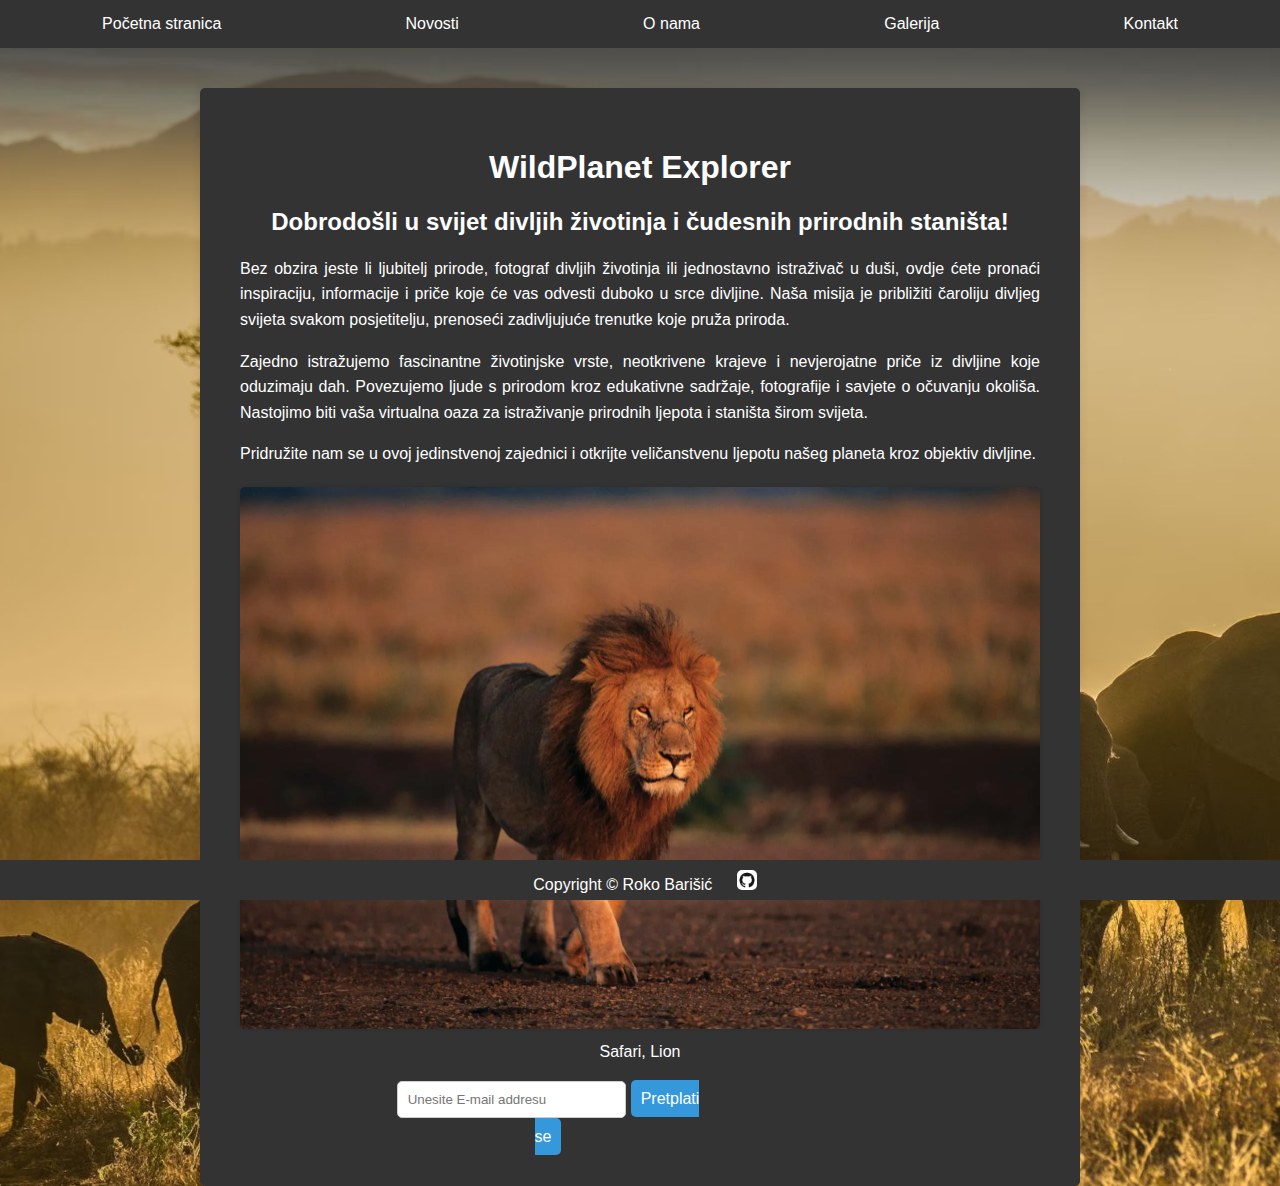
<file: index.html>
<!DOCTYPE html>
<html lang="hr">

<head>
  <meta charset="UTF-8">
  <meta name="viewport" content="width=device-width, initial-scale=1">
  <title>WildPlanet Explorer</title>
  <link rel="stylesheet" href="styles.css">
  <link rel="shortcut icon" type="images/png" href="images/logo.ico">
  <meta name="author" content="Roko Barišić">
</head>

<body>
  <header>
    <nav>
      <a href="index.html">Početna stranica</a>
      <a href="novosti.html">Novosti</a>
      <a href="onama.html">O nama</a>
      <a href="galerija.html">Galerija</a>
      <a href="kontakt.html">Kontakt</a>
    </nav>
  </header>

  <section class="main-section">
    <div class="content-container">
      <div class="title">
        <h1>WildPlanet Explorer</h1>
      </div>
      <div class="subtitle">
        <h2>Dobrodošli u svijet divljih životinja i čudesnih prirodnih staništa!</h2>
      </div>
      <p class="description">Bez obzira jeste li ljubitelj prirode, fotograf divljih životinja ili jednostavno istraživač u duši, ovdje ćete pronaći inspiraciju, informacije i priče koje će vas odvesti duboko u srce divljine. Naša misija je približiti čaroliju divljeg svijeta svakom posjetitelju, prenoseći zadivljujuće trenutke koje pruža priroda.</p>
      <p class="description">Zajedno istražujemo fascinantne životinjske vrste, neotkrivene krajeve i nevjerojatne priče iz divljine koje oduzimaju dah. Povezujemo ljude s prirodom kroz edukativne sadržaje, fotografije i savjete o očuvanju okoliša. Nastojimo biti vaša virtualna oaza za istraživanje prirodnih ljepota i staništa širom svijeta.</p>
      <p class="description">Pridružite nam se u ovoj jedinstvenoj zajednici i otkrijte veličanstvenu ljepotu našeg planeta kroz objektiv divljine.</p>

      <figure class="image-container">
        <img src="images/lion.png" alt="Safari">
        <figcaption>Safari, Lion</figcaption>
      </figure>

      <div class="subscription">
        <div class="input-container">
          <input type="text" class="email-input" placeholder="Unesite E-mail addresu">
          <label for="click" class="subscribe-btn" onclick="subscribe()">Pretplati se</label>
        </div>
      </div>
    </div>
  </section>

  <footer>
    <p>Copyright © Roko Barišić
      <a href="https://github.com/rbarisic99/projekt" target="_blank" rel="noopener noreferrer">
        <img src="images/GitHub.png" alt="GitHub"></a>
    </p>
  </footer>

  <script>
    function subscribe() {
      var email = document.getElementsByClassName('email-input')[0].value;
      if (email){
        alert("Uspješno ste se pretplatili!\nBit ćete preusmjereni na stranicu O nama.");
        window.location.href = "onama.html";
      }
      else
      alert("Za pretplatu je potrebno unijeti email adresu!");
      
    }
  </script>
</body>

</html>
</file>
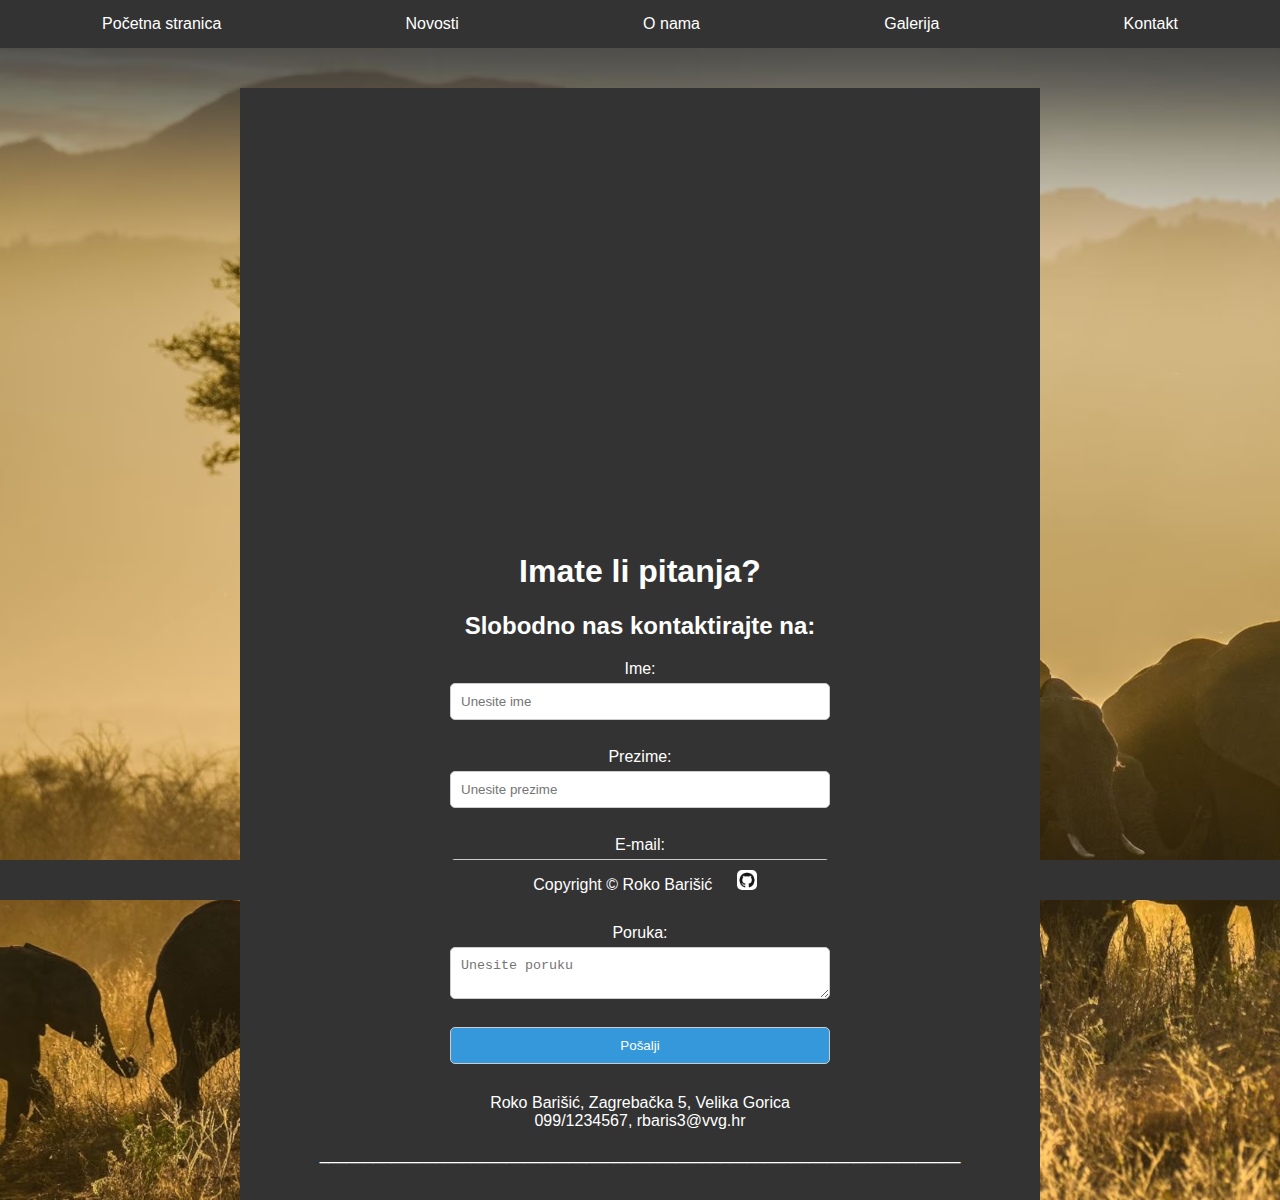
<file: kontakt.html>
<!DOCTYPE html>
<html lang="hr">
<head>
    <meta charset="UTF-8">
    <meta name="viewport" content="width=device-width, initial-scale=1">
    <title>WildPlanet Explorer</title>
    <link rel="stylesheet" href="styles.css">
    <link rel="shortcut icon" type="images/png" href="images/logo.ico">
    <meta http-equiv="content-type" content="text/html; charset=UTF-8">
    <meta name="author" content="Roko Barišić">
    <meta name="viewport" content="width=device-width, initial-scale=1">
    <meta name="keywords" content="IT">
</head>

<body>
    <header>
        <nav>
          <a href="index.html">Početna stranica</a>
          <a href="novosti.html">Novosti</a>
          <a href="onama.html">O nama</a>
          <a href="galerija.html">Galerija</a>
          <a href="kontakt.html">Kontakt</a>
        </nav>
    </header>

    <div class="contact-container">
        <div>
          <iframe src="https://www.google.com/maps/embed?pb=!1m14!1m8!1m3!1d22287.22446200521!2d16.0749011!3d45.7129816!3m2!1i1024!2i768!4f13.1!3m3!1m2!1s0x47667e543ebb2c65%3A0xe159703d90972cf3!2sVeleu%C4%8Dili%C5%A1te%20Velika%20Gorica!5e0!3m2!1shr!2shr" width="600" height="450" style="border:0;" allowfullscreen="" loading="lazy" referrerpolicy="no-referrer-when-downgrade"></iframe>
          <div>
            <h1>Imate li pitanja?</h1>
          </div>
          <div>
            <h2>Slobodno nas kontaktirajte na:</h2>
          </div>
          <form action="process_form.php" method="post">
            <label for="ime">Ime:</label>
            <input type="text" name="ime" required placeholder="Unesite ime">
            <br>
            <label for="prezime">Prezime:</label>
            <input type="text" name="prezime" required placeholder="Unesite prezime">
            <br>
            <label for="email">E-mail:</label>
            <input type="email" name="email" required placeholder="Unesite E-mail">
            <br>
            <label for="poruka">Poruka:</label>
            <textarea name="poruka" required placeholder="Unesite poruku"></textarea>
            <br>
            <input type="submit" value="Pošalji">
          </form>
          <div class="contact-info">
            <p>Roko Barišić, Zagrebačka 5, Velika Gorica<br>099/1234567, rbaris3@vvg.hr</p>
            <p>________________________________________________________________________ </p>
          </div>
        </div>
      </div>

      <footer>
        <p>Copyright © Roko Barišić
          <a href="https://github.com/rbarisic99/projekt" target="_blank" rel="noopener noreferrer">
            <img src="images/GitHub.png" alt="GitHub"></a>
        </p>
      </footer>
</body>
</html>
</file>
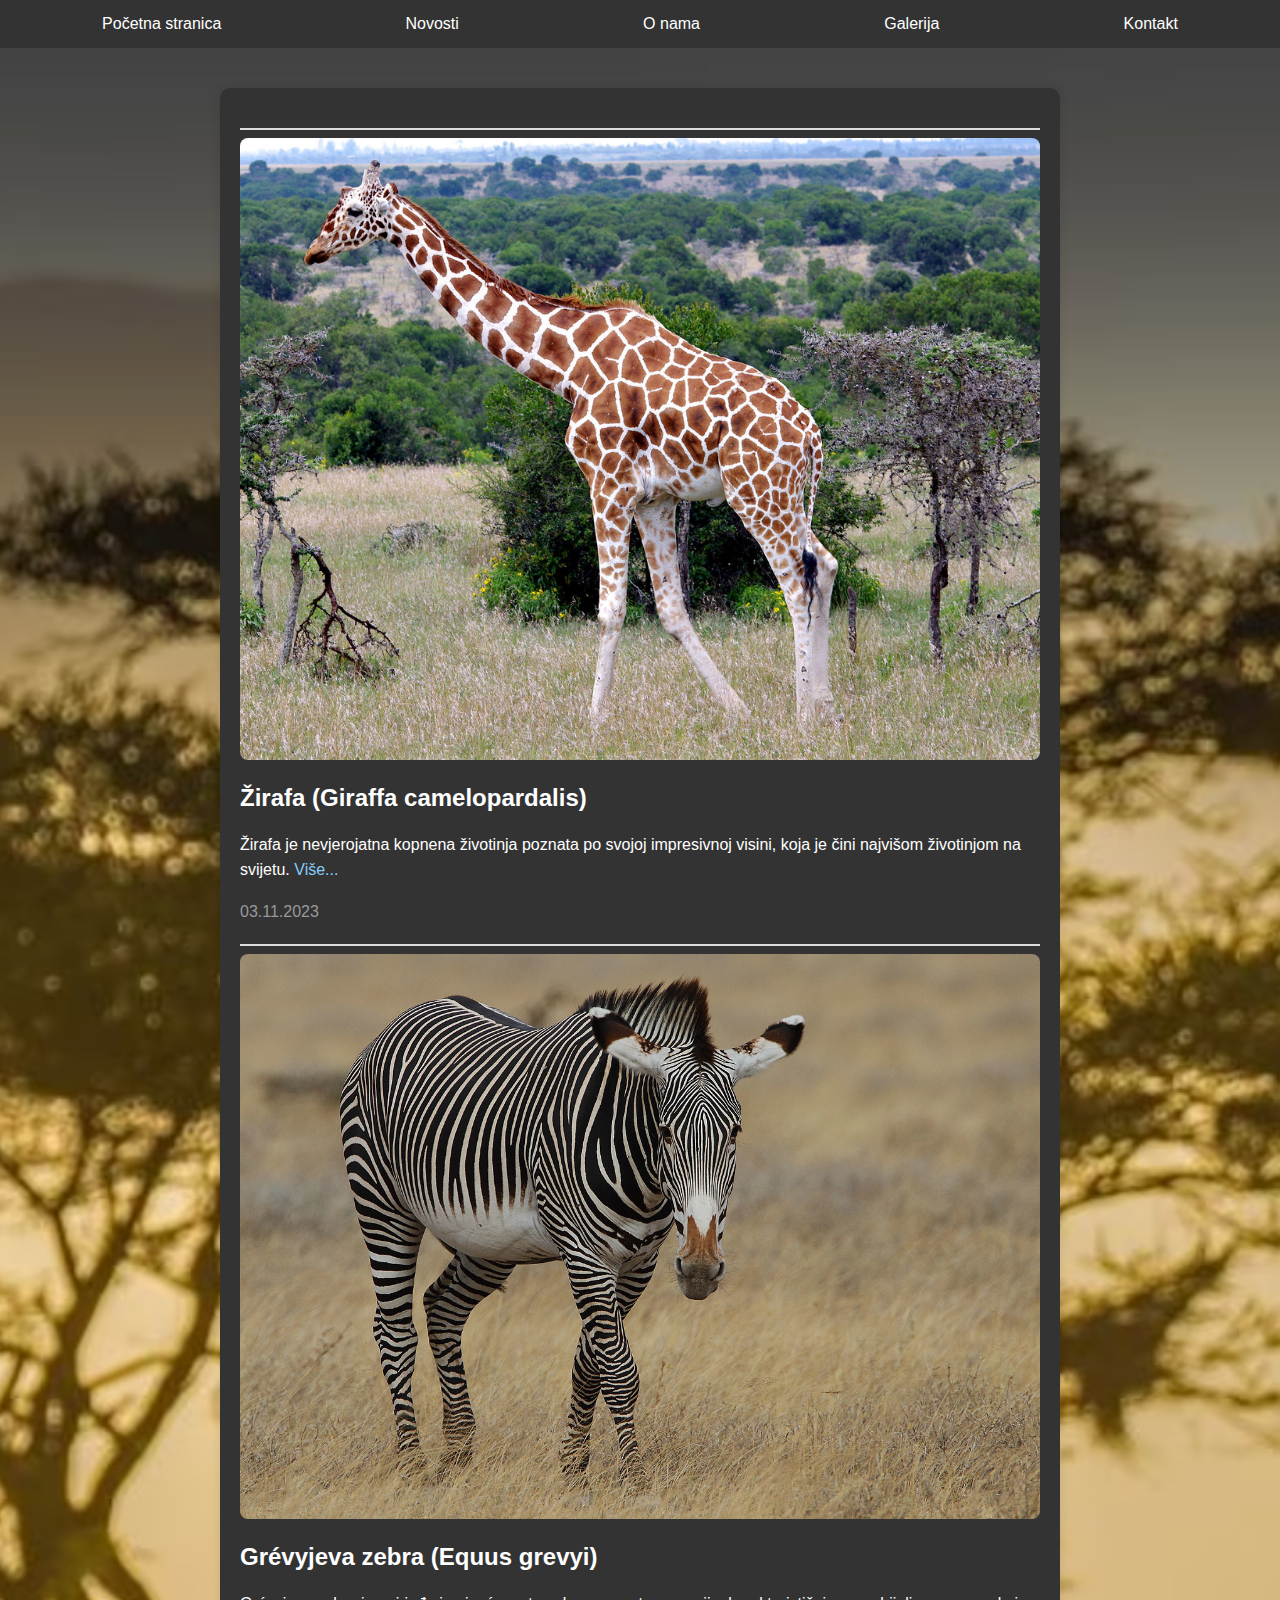
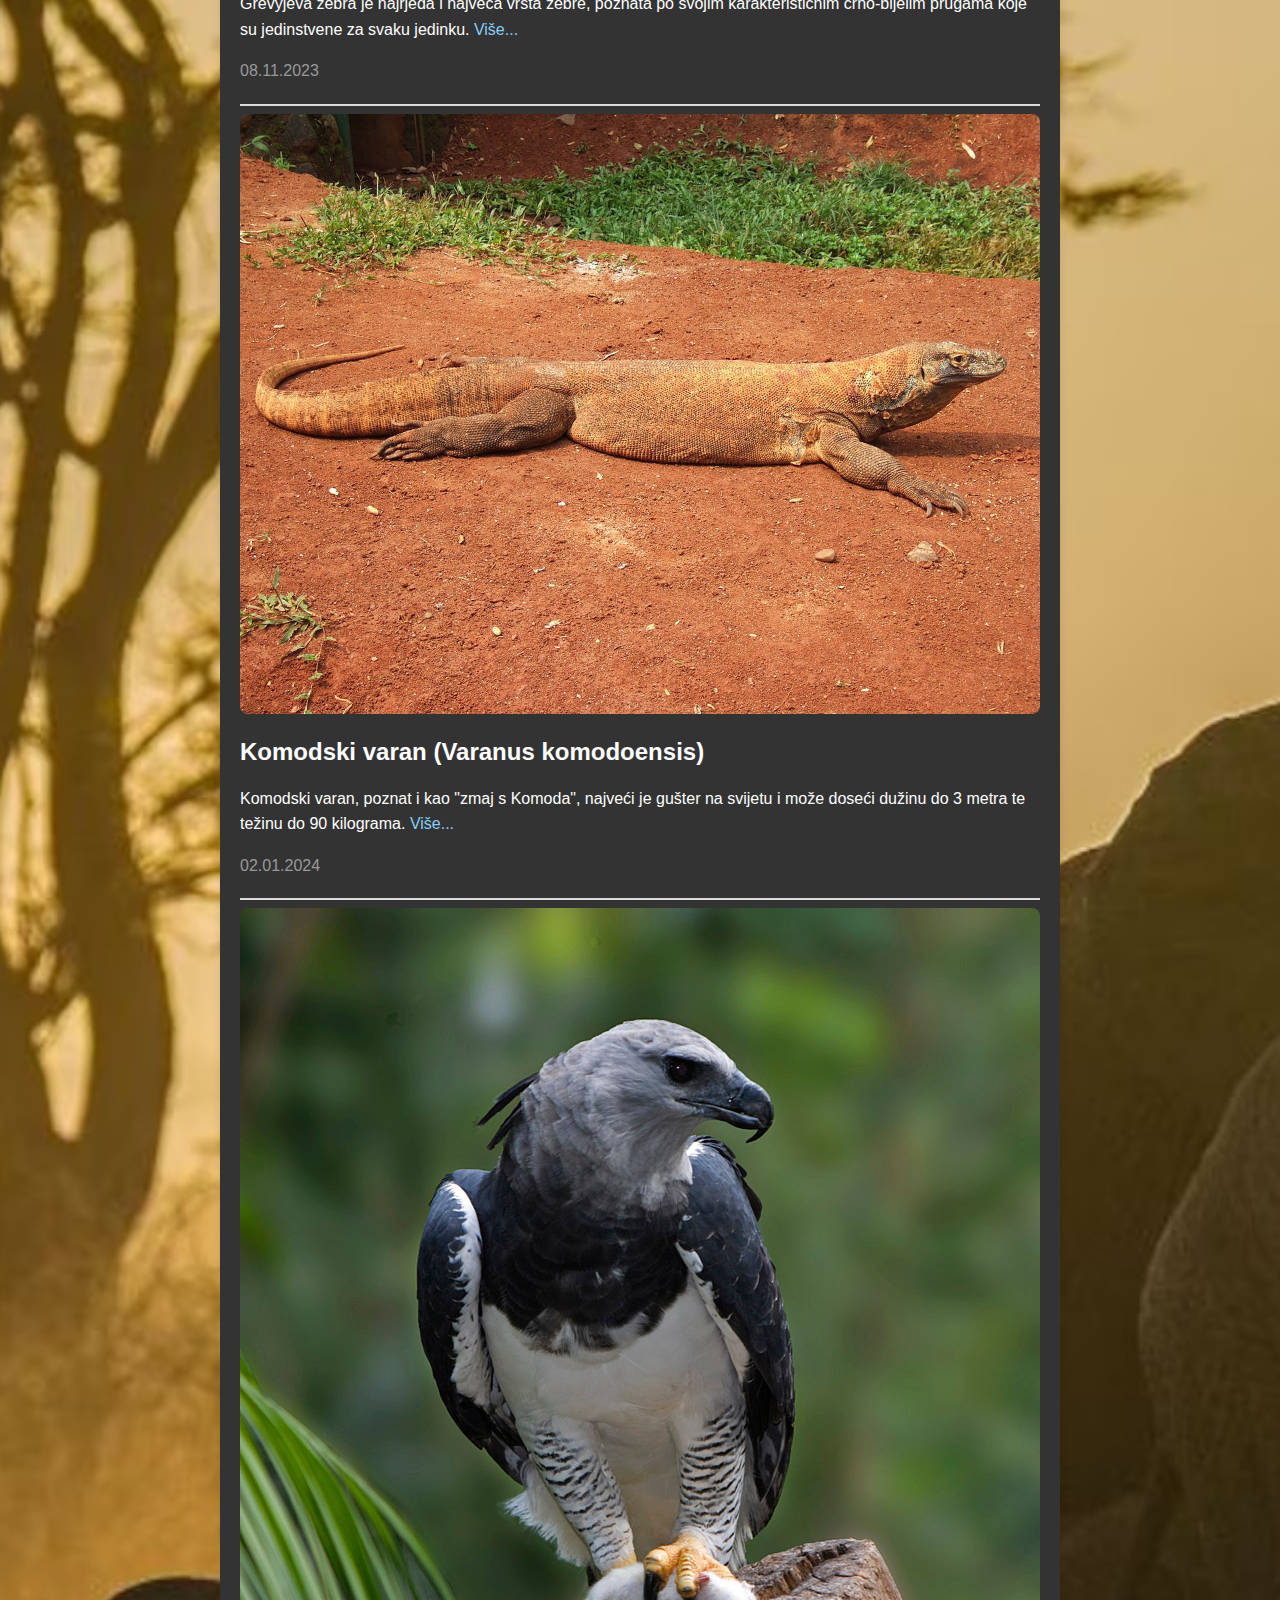
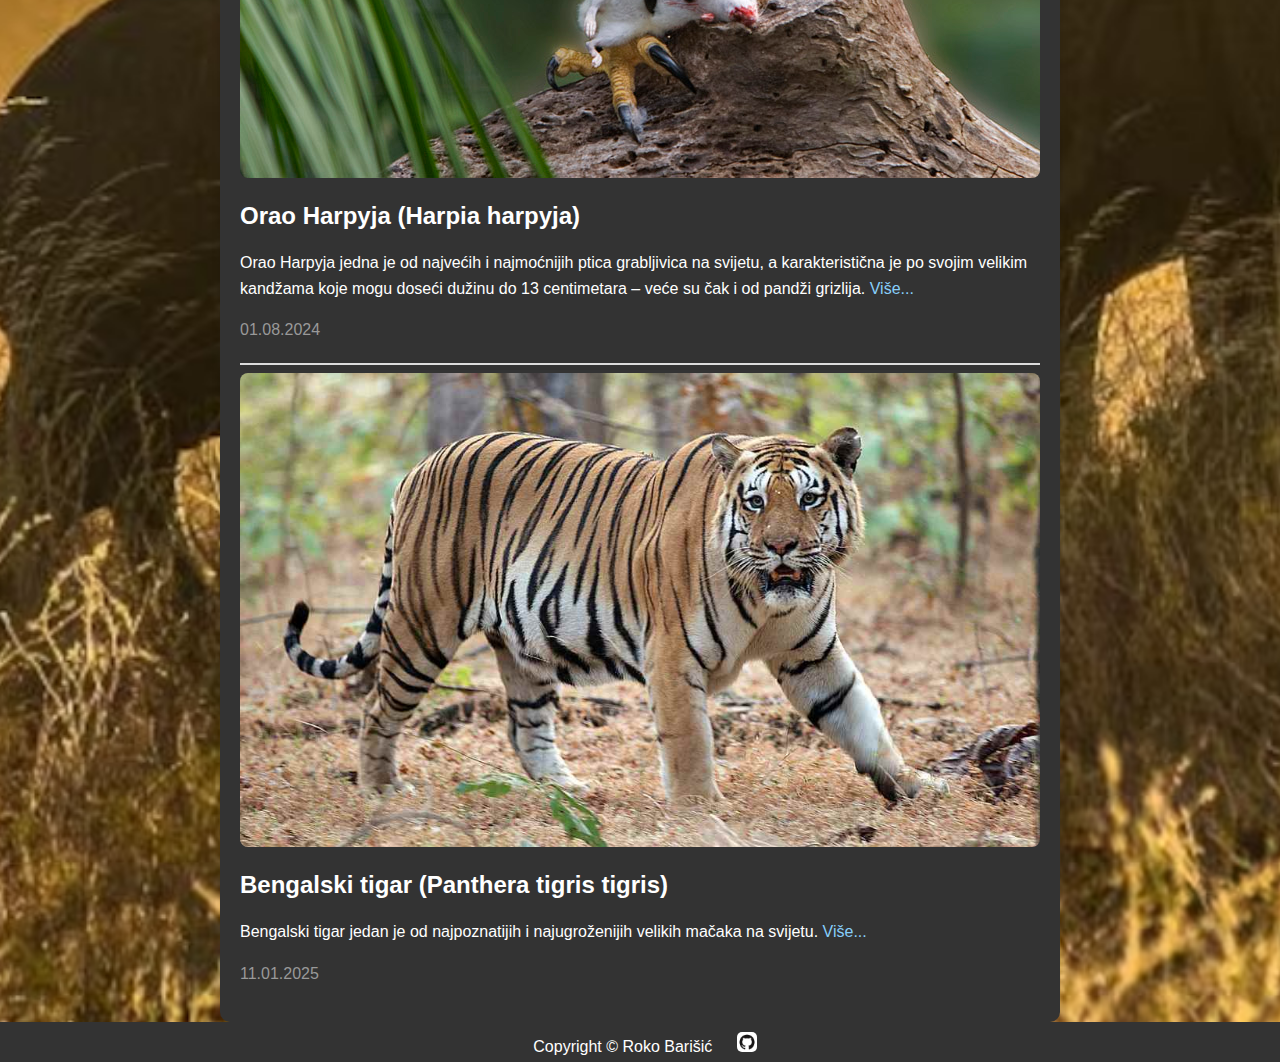
<file: novosti.html>
<!DOCTYPE html>
<html lang="hr">
<head>
    <title>WildPlanet Explorer</title>
    <link rel="stylesheet" href="styles.css">
    <link rel="shortcut icon" type="images/png" href="images/logo.ico">
    <meta http-equiv="content-type" content="text/html; charset=UTF-8">
    <meta name="author" content="Roko Barišić">
    <meta name="viewport" content="width=device-width, initial-scale=1">
    <meta name="keywords" content="IT">
</head>

<body>
    <header>
        <nav>
          <a href="index.html">Početna stranica</a>
          <a href="novosti.html">Novosti</a>
          <a href="onama.html">O nama</a>
          <a href="galerija.html">Galerija</a>
          <a href="kontakt.html">Kontakt</a>
        </nav>
    </header>
    
    <div class="destination-container">
        <div class="destination-item">
          <hr>
          <img class="thumbnail" img src="images/zirafa.png" alt="Žirafa">
          <h2>Žirafa (Giraffa camelopardalis)</h2>
          <p>Žirafa je nevjerojatna kopnena životinja poznata po svojoj impresivnoj visini, koja je čini najvišom životinjom na svijetu. <a href="novosti_1.html">Više...</a></p>
          <p><time datetime="2023-11-03">03.11.2023</time></p>
        </div>
    
        <div class="destination-item">
          <hr>
          <img class="thumbnail" img src="images/zebra.png" alt="Zebra">
          <h2>Grévyjeva zebra (Equus grevyi)</h2>
          <p>Grévyjeva zebra je najrjeđa i najveća vrsta zebre, poznata po svojim karakterističnim crno-bijelim prugama koje su jedinstvene za svaku jedinku. <a href="novosti_2.html">Više...</a></p>
          <p><time datetime="2023-11-08">08.11.2023</time></p>
        </div>
    
        <div class="destination-item">
          <hr>
          <img class="thumbnail" img src="images/varan.png" alt="Komodski varan">
          <h2>Komodski varan (Varanus komodoensis)</h2>
          <p>Komodski varan, poznat i kao "zmaj s Komoda", najveći je gušter na svijetu i može doseći dužinu do 3 metra te težinu do 90 kilograma. <a href="novosti_3.html">Više...</a></p>
          <p><time datetime="2024-01-02">02.01.2024</time></p>
        </div>
    
        <div class="destination-item">
          <hr>
          <img class="thumbnail" img src="images/orao.png" alt="Orao">
          <h2>Orao Harpyja (Harpia harpyja)</h2>
          <p>Orao Harpyja jedna je od najvećih i najmoćnijih ptica grabljivica na svijetu, a karakteristična je po svojim velikim kandžama koje mogu doseći dužinu do 13 centimetara – veće su čak i od pandži grizlija. <a href="novosti_4.html">Više...</a></p>
          <p><time datetime="2024-08-01">01.08.2024</time></p>
        </div>
    
        <div class="destination-item">
          <hr>
          <img class="thumbnail" img src="images/tigar.png" alt="Tigar">
          <h2>Bengalski tigar (Panthera tigris tigris)</h2>
          <p>Bengalski tigar jedan je od najpoznatijih i najugroženijih velikih mačaka na svijetu. <a href="novosti_5.html">Više...</a></p>
          <p><time datetime="2025-01-11">11.01.2025</time></p>
        </div>
      </div>

      <footer class="footer-novosti">
        <p>Copyright © Roko Barišić
          <a href="https://github.com/rbarisic99/projekt" target="_blank" rel="noopener noreferrer">
            <img src="images/GitHub.png" alt="GitHub"></a>
        </p>
      </footer>
</body>
</html>
</file>
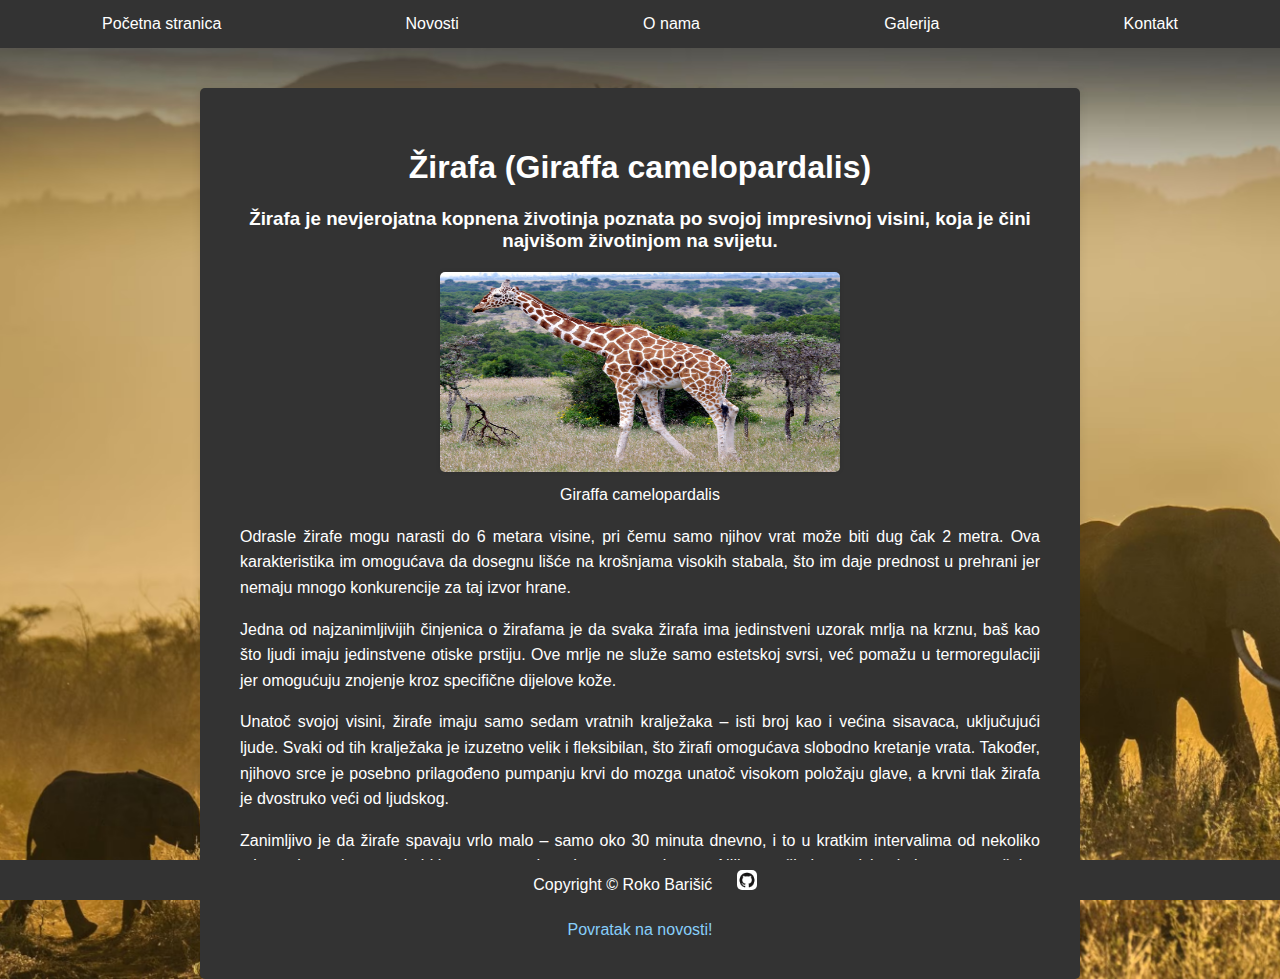
<file: novosti_1.html>
<!DOCTYPE html>
<html lang="hr">
<head>
    <title>WildPlanet Explorer</title>
    <link rel="stylesheet" href="styles.css">
    <link rel="shortcut icon" type="images/png" href="images/logo.ico">
    <meta http-equiv="content-type" content="text/html; charset=UTF-8">
    <meta name="author" content="Roko Barišić">
    <meta name="viewport" content="width=device-width, initial-scale=1">
    <meta name="keywords" content="IT">
</head>

<body>
    <header>
        <nav>
          <a href="index.html">Početna stranica</a>
          <a href="novosti.html">Novosti</a>
          <a href="onama.html">O nama</a>
          <a href="galerija.html">Galerija</a>
          <a href="kontakt.html">Kontakt</a>
        </nav>
    </header>

    <div class="content-container">
        <div>
            <div>
                <h1>Žirafa (Giraffa camelopardalis)</h1>
            </div>
            <div>
                <h3>Žirafa je nevjerojatna kopnena životinja poznata po svojoj impresivnoj visini, koja je čini najvišom životinjom na svijetu. </h3>
            </div>
            <figure>
                <img src="images/zirafa.png" alt="" width="400" height="200">
                <figcaption>Giraffa camelopardalis</figcaption>
            </figure>
            <p>Odrasle žirafe mogu narasti do 6 metara visine, pri čemu samo njihov vrat može biti dug čak 2 metra. Ova karakteristika im omogućava da dosegnu lišće na krošnjama visokih stabala, što im daje prednost u prehrani jer nemaju mnogo konkurencije za taj izvor hrane.</p>
            <p>Jedna od najzanimljivijih činjenica o žirafama je da svaka žirafa ima jedinstveni uzorak mrlja na krznu, baš kao što ljudi imaju jedinstvene otiske prstiju. Ove mrlje ne služe samo estetskoj svrsi, već pomažu u termoregulaciji jer omogućuju znojenje kroz specifične dijelove kože.</p>
            <p>Unatoč svojoj visini, žirafe imaju samo sedam vratnih kralježaka – isti broj kao i većina sisavaca, uključujući ljude. Svaki od tih kralježaka je izuzetno velik i fleksibilan, što žirafi omogućava slobodno kretanje vrata. Također, njihovo srce je posebno prilagođeno pumpanju krvi do mozga unatoč visokom položaju glave, a krvni tlak žirafa je dvostruko veći od ljudskog.</p>
            <p>Zanimljivo je da žirafe spavaju vrlo malo – samo oko 30 minuta dnevno, i to u kratkim intervalima od nekoliko minuta, jer stalno moraju biti na oprezu od predatora poput lavova. Njihov način komuniciranja je gotovo nečujan ljudskom uhu, jer koriste niskofrekventne zvukove i vibracije za međusobno povezivanje.</p>
            <div>
                <a href="novosti.html" style="color:lightskyblue">Povratak na novosti!</a>
            </div>
        </div>
    </div>
  
    <footer>
        <p>Copyright © Roko Barišić
            <a href="https://github.com/rbarisic99/projekt" target="_blank" rel="noopener noreferrer">
                <img src="images/GitHub.png" alt="GitHub"></a>
        </p>
    </footer>
</body>
</html>
</file>
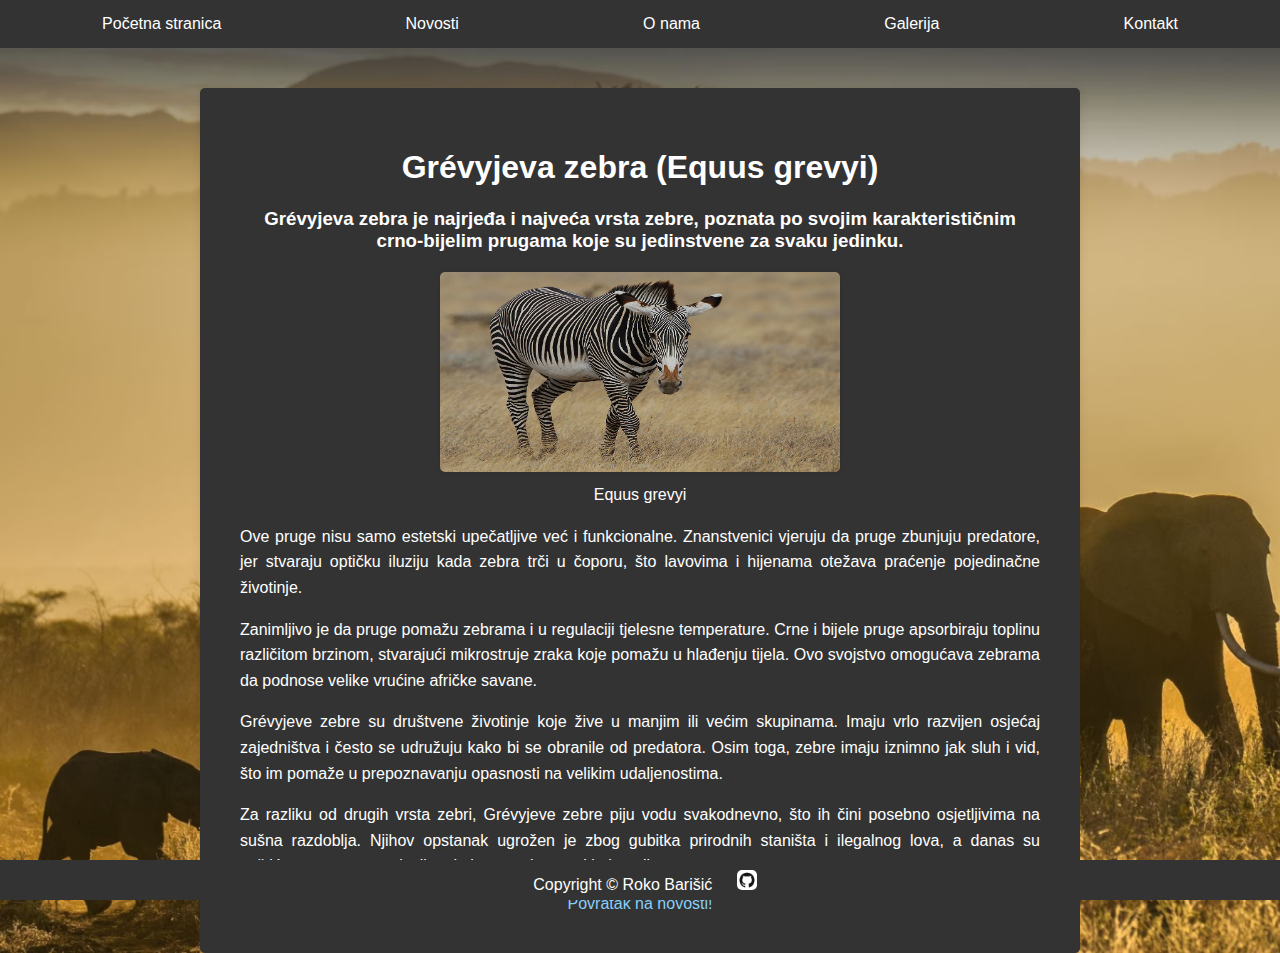
<file: novosti_2.html>
<!DOCTYPE html>
<html lang="hr">
<head>
    <title>WildPlanet Explorer</title>
    <link rel="stylesheet" href="styles.css">
    <link rel="shortcut icon" type="images/png" href="images/logo.ico">
    <meta http-equiv="content-type" content="text/html; charset=UTF-8">
    <meta name="author" content="Roko Barišić">
    <meta name="viewport" content="width=device-width, initial-scale=1">
    <meta name="keywords" content="IT">
</head>

<body>
    <header>
        <nav>
          <a href="index.html">Početna stranica</a>
          <a href="novosti.html">Novosti</a>
          <a href="onama.html">O nama</a>
          <a href="galerija.html">Galerija</a>
          <a href="kontakt.html">Kontakt</a>
        </nav>
    </header>
    
    <div class="content-container">
        <div>
            <div>
                <h1>Grévyjeva zebra (Equus grevyi)</h1>
            </div>
            <div>
                <h3>Grévyjeva zebra je najrjeđa i najveća vrsta zebre, poznata po svojim karakterističnim crno-bijelim prugama koje su jedinstvene za svaku jedinku.</h3>
            </div>
            <figure>
                <img src="images/zebra.png" alt="" width="400" height="200">
                <figcaption>Equus grevyi</figcaption>
            </figure>
            <p>Ove pruge nisu samo estetski upečatljive već i funkcionalne. Znanstvenici vjeruju da pruge zbunjuju predatore, jer stvaraju optičku iluziju kada zebra trči u čoporu, što lavovima i hijenama otežava praćenje pojedinačne životinje.</p>
            <p>Zanimljivo je da pruge pomažu zebrama i u regulaciji tjelesne temperature. Crne i bijele pruge apsorbiraju toplinu različitom brzinom, stvarajući mikrostruje zraka koje pomažu u hlađenju tijela. Ovo svojstvo omogućava zebrama da podnose velike vrućine afričke savane.</p>
            <p>Grévyjeve zebre su društvene životinje koje žive u manjim ili većim skupinama. Imaju vrlo razvijen osjećaj zajedništva i često se udružuju kako bi se obranile od predatora. Osim toga, zebre imaju iznimno jak sluh i vid, što im pomaže u prepoznavanju opasnosti na velikim udaljenostima.</p>
            <p>Za razliku od drugih vrsta zebri, Grévyjeve zebre piju vodu svakodnevno, što ih čini posebno osjetljivima na sušna razdoblja. Njihov opstanak ugrožen je zbog gubitka prirodnih staništa i ilegalnog lova, a danas su zaštićena vrsta s populacijom koja se stalno prati i obnavlja.</p>
            <div>
                <a href="novosti.html" style="color:lightskyblue">Povratak na novosti!</a>
            </div>
        </div>
    </div>

    <footer>
        <p>Copyright © Roko Barišić
            <a href="https://github.com/rbarisic99/projekt" target="_blank" rel="noopener noreferrer">
                <img src="images/GitHub.png" alt="GitHub"></a>
        </p>
    </footer>
</body>
</html>
</file>
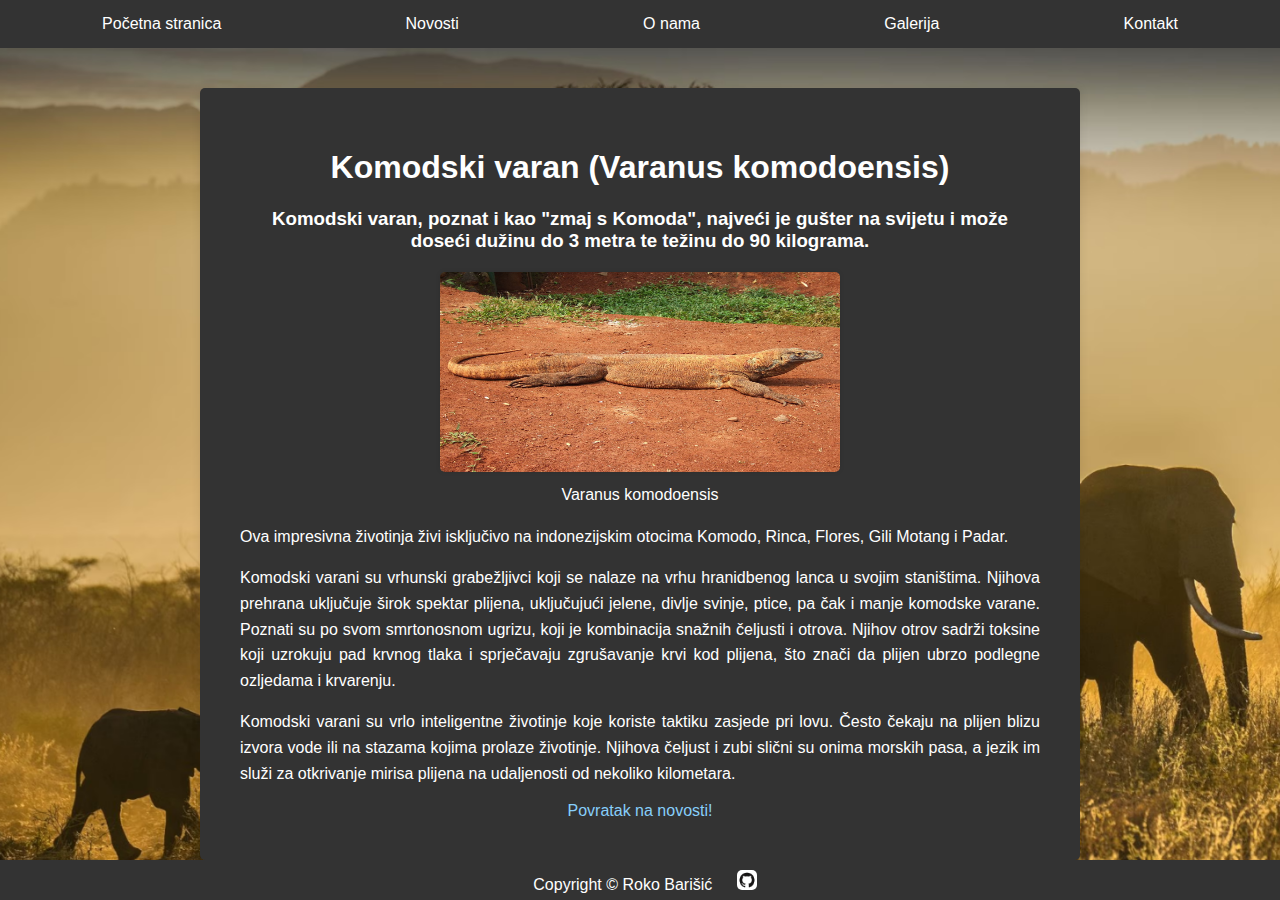
<file: novosti_3.html>
<!DOCTYPE html>
<html lang="hr">
<head>
    <title>WildPlanet Explorer</title>
    <link rel="stylesheet" href="styles.css">
    <link rel="shortcut icon" type="images/png" href="images/logo.ico">
    <meta http-equiv="content-type" content="text/html; charset=UTF-8">
    <meta name="author" content="Roko Barišić">
    <meta name="viewport" content="width=device-width, initial-scale=1">
    <meta name="keywords" content="IT">
</head>

<body>
    <header>
        <nav>
          <a href="index.html">Početna stranica</a>
          <a href="novosti.html">Novosti</a>
          <a href="onama.html">O nama</a>
          <a href="galerija.html">Galerija</a>
          <a href="kontakt.html">Kontakt</a>
        </nav>
    </header>
    
    <div class="content-container">
        <div>
            <div>
                <h1>Komodski varan (Varanus komodoensis)</h1>
            </div>
            <div>
                <h3>Komodski varan, poznat i kao "zmaj s Komoda", najveći je gušter na svijetu i može doseći dužinu do 3 metra te težinu do 90 kilograma.</h3>
            </div>
            <figure>
                <img src="images/varan.png" alt="" width="400" height="200">
                <figcaption>Varanus komodoensis</figcaption>
            </figure>
            <p>Ova impresivna životinja živi isključivo na indonezijskim otocima Komodo, Rinca, Flores, Gili Motang i Padar.</p>
            <p>Komodski varani su vrhunski grabežljivci koji se nalaze na vrhu hranidbenog lanca u svojim staništima. Njihova prehrana uključuje širok spektar plijena, uključujući jelene, divlje svinje, ptice, pa čak i manje komodske varane. Poznati su po svom smrtonosnom ugrizu, koji je kombinacija snažnih čeljusti i otrova. Njihov otrov sadrži toksine koji uzrokuju pad krvnog tlaka i sprječavaju zgrušavanje krvi kod plijena, što znači da plijen ubrzo podlegne ozljedama i krvarenju.</p>
            <p>Komodski varani su vrlo inteligentne životinje koje koriste taktiku zasjede pri lovu. Često čekaju na plijen blizu izvora vode ili na stazama kojima prolaze životinje. Njihova čeljust i zubi slični su onima morskih pasa, a jezik im služi za otkrivanje mirisa plijena na udaljenosti od nekoliko kilometara.</p>
            <div>
                <a href="novosti.html" style="color:lightskyblue">Povratak na novosti!</a>
            </div>
        </div>
    </div>

    <footer>
        <p>Copyright © Roko Barišić
            <a href="https://github.com/rbarisic99/projekt" target="_blank" rel="noopener noreferrer">
                <img src="images/GitHub.png" alt="GitHub"></a>
        </p>
    </footer>
</body>
</html>
</file>
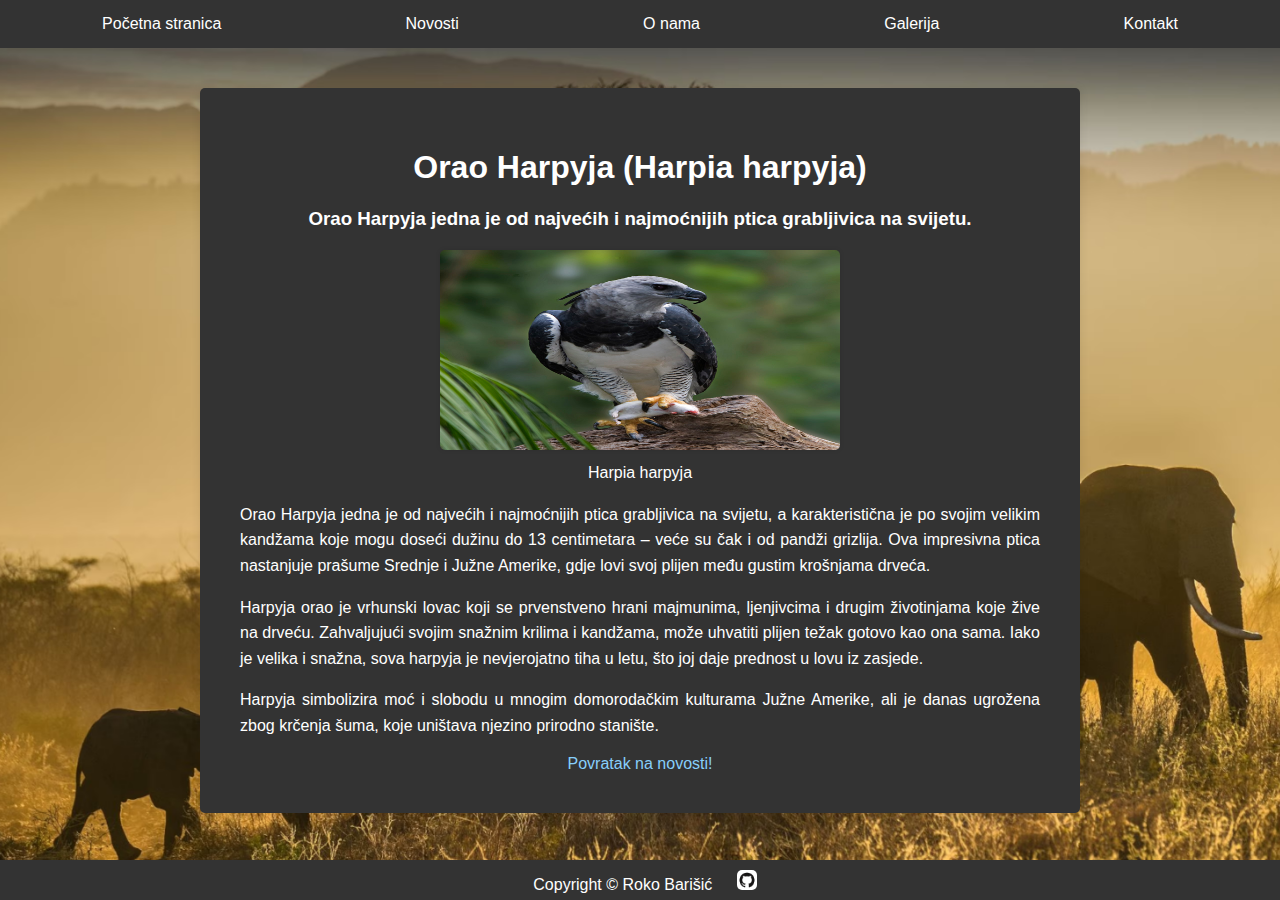
<file: novosti_4.html>
<!DOCTYPE html>
<html lang="hr">
<head>
    <title>WildPlanet Explorer</title>
    <link rel="stylesheet" href="styles.css">
    <link rel="shortcut icon" type="images/png" href="images/logo.ico">
    <meta http-equiv="content-type" content="text/html; charset=UTF-8">
    <meta name="author" content="Roko Barišić">
    <meta name="viewport" content="width=device-width, initial-scale=1">
    <meta name="keywords" content="IT">
</head>

<body>
    <header>
        <nav>
          <a href="index.html">Početna stranica</a>
          <a href="novosti.html">Novosti</a>
          <a href="onama.html">O nama</a>
          <a href="galerija.html">Galerija</a>
          <a href="kontakt.html">Kontakt</a>
        </nav>
    </header>
    
    <div class="content-container">
        <div>
            <div>
                <h1>Orao Harpyja (Harpia harpyja)</h1>
            </div>
            <div>
                <h3>Orao Harpyja jedna je od najvećih i najmoćnijih ptica grabljivica na svijetu.</h3>
            </div>
            <figure>
                <img src="images/orao.png" alt="" width="400" height="200">
                <figcaption>Harpia harpyja</figcaption>
            </figure>
            <p>Orao Harpyja jedna je od najvećih i najmoćnijih ptica grabljivica na svijetu, a karakteristična je po svojim velikim kandžama koje mogu doseći dužinu do 13 centimetara – veće su čak i od pandži grizlija. Ova impresivna ptica nastanjuje prašume Srednje i Južne Amerike, gdje lovi svoj plijen među gustim krošnjama drveća.</p>
            <p>Harpyja orao je vrhunski lovac koji se prvenstveno hrani majmunima, ljenjivcima i drugim životinjama koje žive na drveću. Zahvaljujući svojim snažnim krilima i kandžama, može uhvatiti plijen težak gotovo kao ona sama. Iako je velika i snažna, sova harpyja je nevjerojatno tiha u letu, što joj daje prednost u lovu iz zasjede.</p>
            <p>Harpyja simbolizira moć i slobodu u mnogim domorodačkim kulturama Južne Amerike, ali je danas ugrožena zbog krčenja šuma, koje uništava njezino prirodno stanište.</p>
            <div>
                <a href="novosti.html" style="color:lightskyblue">Povratak na novosti!</a>
            </div>
        </div>
    </div>  

    <footer>
        <p>Copyright © Roko Barišić
            <a href="https://github.com/rbarisic99/projekt" target="_blank" rel="noopener noreferrer">
                <img src="images/GitHub.png" alt="GitHub"></a>
        </p>
    </footer>
</body>
</html>
</file>
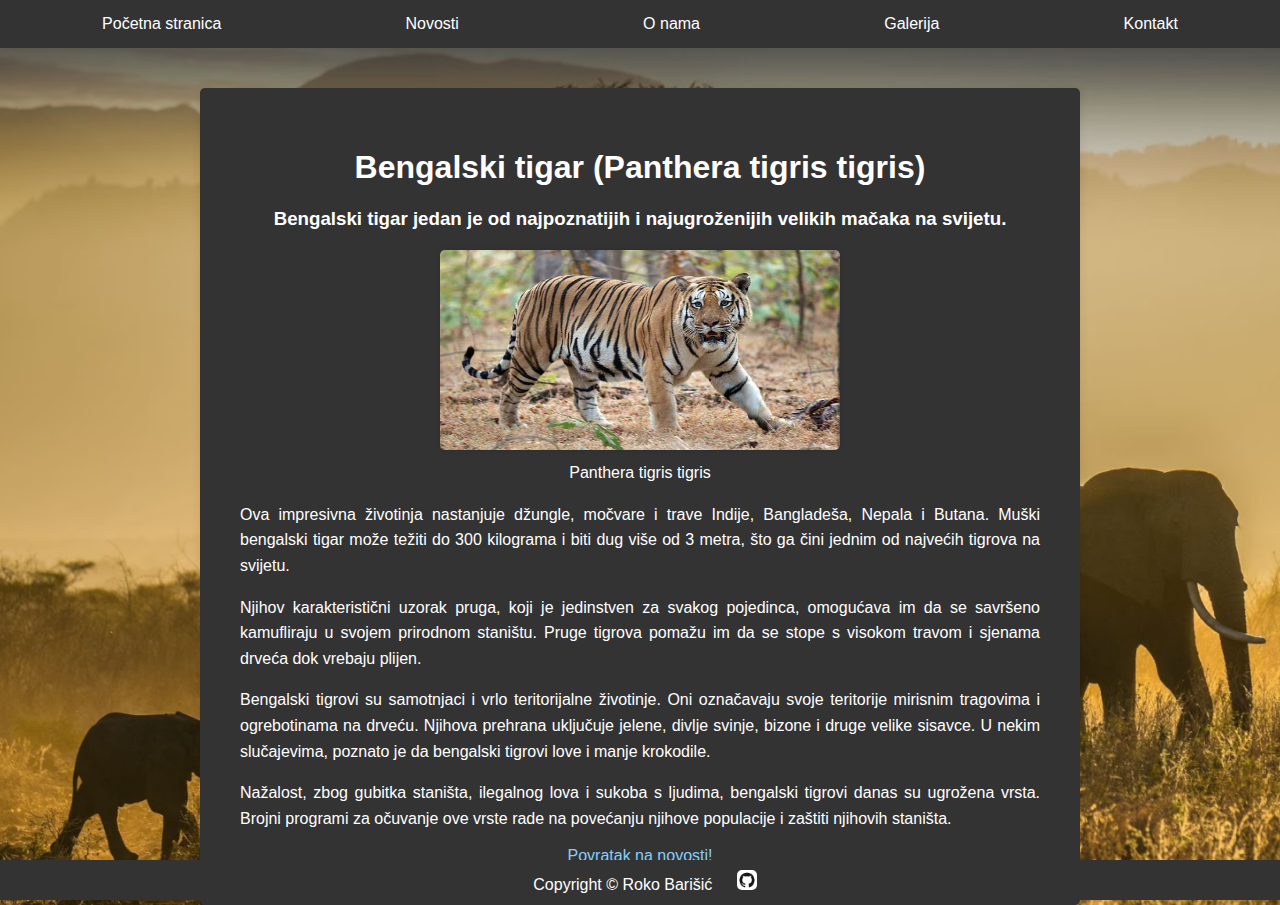
<file: novosti_5.html>
<!DOCTYPE html>
<html lang="hr">
<head>
    <title>WildPlanet Explorer</title>
    <link rel="stylesheet" href="styles.css">
    <link rel="shortcut icon" type="images/png" href="images/logo.ico">
    <meta http-equiv="content-type" content="text/html; charset=UTF-8">
    <meta name="author" content="Roko Barišić">
    <meta name="viewport" content="width=device-width, initial-scale=1">
    <meta name="keywords" content="IT">
</head>

<body>
    <header>
        <nav>
          <a href="index.html">Početna stranica</a>
          <a href="novosti.html">Novosti</a>
          <a href="onama.html">O nama</a>
          <a href="galerija.html">Galerija</a>
          <a href="kontakt.html">Kontakt</a>
        </nav>
    </header>
    
    <div class="content-container">
        <div>
            <div>
                <h1>Bengalski tigar (Panthera tigris tigris)</h1>
            </div>
            <div>
                <h3>Bengalski tigar jedan je od najpoznatijih i najugroženijih velikih mačaka na svijetu.</h3>
            </div>
            <figure>
                <img src="images/tigar.png" alt="" width="400" height="200">
                <figcaption>Panthera tigris tigris</figcaption>
            </figure>
            <p>Ova impresivna životinja nastanjuje džungle, močvare i trave Indije, Bangladeša, Nepala i Butana. Muški bengalski tigar može težiti do 300 kilograma i biti dug više od 3 metra, što ga čini jednim od najvećih tigrova na svijetu.</p>
            <p>Njihov karakteristični uzorak pruga, koji je jedinstven za svakog pojedinca, omogućava im da se savršeno kamufliraju u svojem prirodnom staništu. Pruge tigrova pomažu im da se stope s visokom travom i sjenama drveća dok vrebaju plijen.</p>
            <p>Bengalski tigrovi su samotnjaci i vrlo teritorijalne životinje. Oni označavaju svoje teritorije mirisnim tragovima i ogrebotinama na drveću. Njihova prehrana uključuje jelene, divlje svinje, bizone i druge velike sisavce. U nekim slučajevima, poznato je da bengalski tigrovi love i manje krokodile.</p>
            <p>Nažalost, zbog gubitka staništa, ilegalnog lova i sukoba s ljudima, bengalski tigrovi danas su ugrožena vrsta. Brojni programi za očuvanje ove vrste rade na povećanju njihove populacije i zaštiti njihovih staništa.</p>
            <div>
                <a href="novosti.html" style="color:lightskyblue">Povratak na novosti!</a>
            </div>
        </div>
    </div>

    <footer>
        <p>Copyright © Roko Barišić
            <a href="https://github.com/rbarisic99/projekt" target="_blank" rel="noopener noreferrer">
                <img src="images/GitHub.png" alt="GitHub"></a>
        </p>
    </footer>
</body>
</html>
</file>
<file: styles.css>
body {
  background-image: url('./images/pozadina.png');
  background-size: cover;
  background-position: center;
  background-repeat: no-repeat;
  margin: 0;
  font-family: 'Calibri', sans-serif;
  color: #333;
  min-height: 100vh;
}

header {
  background-color: #333;
  padding: 10px;
}

nav {
  display: flex;
  justify-content: space-around;
}

nav a {
  color: #fff;
  text-decoration: none;
  padding: 5px 10px;
  border-radius: 5px;
  transition: background-color 0.3s;
}

nav a:hover {
  background-color: #555;
}

footer {
  background-color: #333;
  padding: 10px;
  text-align: center;
  color: #fff;
  position: fixed;
  bottom: 0;
  width: 100%;
  height: 20px;
}

.footer-novosti {
  position: relative;
}

footer h3 {
  margin-bottom: 10px;
}

footer a {
  display: inline-block;
  margin: 0 10px;
  text-decoration: none;
  color: #fff;
}

footer a img {
  width: 20px;
  height: 20px;
  border-radius: 5px;
  transition: opacity 0.3s;
}

footer a:hover img {
  opacity: 0.8;
}

footer p {
  margin: 0;
  line-height: 30px;
}

footer a:last-child img {
  margin-left: 10px;
}

.input-container {
  width: 50%;
}

.main-section {
  text-align: center;
}

.content-container {
  height: auto;
  max-width: 800px;
  margin: 0 auto;
  padding: 40px;
  background-color: #333; /* Tamna pozadina */
  border-radius: 5px;
  box-shadow: 0 0 10px rgba(0, 0, 0, 0.1);
  text-align: center;
  margin-top: 40px;
  color: #fff; /* Bijeli tekst */
}

.about-container {
  height: auto;
  max-width: 800px;
  margin: 0 auto;
  padding: 40px;
  background-color: #333; /* Tamna pozadina */
  border-radius: 5px;
  box-shadow: 0 0 10px rgba(0, 0, 0, 0.1);
  text-align: center;
  margin-top: 40px;
  color: #fff; /* Bijeli tekst */
}

.title {
  color: #fff;
}

.subtitle {
  color: #fff;
}

.description {
  color: #fff;
  line-height: 1.6;
}

.image-container {
  margin: 20px 0;
}

.image-container img {
  max-width: 100%;
}

.subscription {
  display: flex;
  margin-top: 20px;
  margin-left: 18%;
}

.email-input {
  width: 70%;
  padding: 10px;
  border: 1px solid #ccc;
  border-radius: 5px;
}

.subscribe-btn {
  width: 30%;
  background-color: #3498db;
  color: #fff;
  padding: 10px;
  cursor: pointer;
  border-radius: 5px;
  transition: background-color 0.3s;
}

.subscribe-btn:hover {
  background-color: #2980b9;
}

.contact-container {
  background-color: #333; /* Tamna pozadina */
  max-width: 800px;
  margin: 0 auto;
  padding: 20px;
  box-sizing: border-box;
  text-align: center;
  margin-top: 40px;
  color: #fff; /* Bijeli tekst */
}

h1, h2 {
  color: #fff;
}

form {
  margin-top: 20px;
  display: flex;
  flex-direction: column;
  align-items: center;
}

label {
  margin-bottom: 5px;
  color: #fff;
}

input, textarea {
  width: 50%;
  padding: 10px;
  margin-bottom: 10px;
  box-sizing: border-box;
  border: 1px solid #ccc;
  border-radius: 5px;
}

input[type="submit"] {
  background-color: #3498db;
  color: #fff;
  cursor: pointer;
  transition: background-color 0.3s;
}

input[type="submit"]:hover {
  background-color: #2980b9;
}

.contact-info {
  margin-top: 20px;
}

iframe {
  width: 100%;
  height: 400px;
  border: 0;
  margin-top: 20px;
}

.image-gallery {
  display: flex;
  flex-wrap: wrap;
  justify-content: space-around;
  padding: 20px;
  margin-top: 40px;
}

.image-item {
  box-sizing: border-box;
  margin: 10px;
  padding: 10px;
  background-color: #333; /* Tamna pozadina */
  border-radius: 5px;
  text-align: center;
  transition: box-shadow 0.3s;
  font-family: 'Calibri', sans-serif;
  color: #fff; /* Bijeli tekst */
}

.image-item:hover {
  box-shadow: 0 0 10px rgba(0, 0, 0, 0.2);
}

.destination-container {
  max-width: 800px;
  margin: 0 auto;
  padding: 20px;
  background-color: #333; /* Tamna pozadina */
  border-radius: 10px;
  box-shadow: 0 0 10px rgba(0, 0, 0, 0.1);
  margin-top: 40px;
  color: #fff; /* Bijeli tekst */
}

.destination-container hr {
  border: 1px solid #ddd;
  margin-top: 20px;
}

.destination-item {
  margin-top: 20px;
}

.destination-item img {
  max-width: 100%;
  height: auto;
  border-radius: 8px;
}

.destination-item h2 {
  color: #fff;
}

.destination-item p {
  color: #fff;
  line-height: 1.6;
}

.destination-item time {
  color: #999;
}

.destination-item a {
  color: lightskyblue;
  text-decoration: none;
}

.destination-item a:hover {
  text-decoration: underline;
}

.content-container h1 {
  color: #fff;
}

.content-container h3 {
  color: #fff;
}

.content-container figure {
  margin: 20px 0;
}

.content-container img {
  max-width: 100%;
  border-radius: 5px;
  box-shadow: 0 0 5px rgba(0, 0, 0, 0.1);
}

.content-container figcaption {
  margin-top: 10px;
  color: #fff;
}

.content-container p {
  color: #fff;
  line-height: 1.6;
  text-align: justify;
}

.content-container a {
  color: lightskyblue;
  text-decoration: none;
}

.content-container a:hover {
  text-decoration: underline;
}

.about-container p {
  color: #fff;
  line-height: 1.6;
  text-align: justify;
}
</file>
